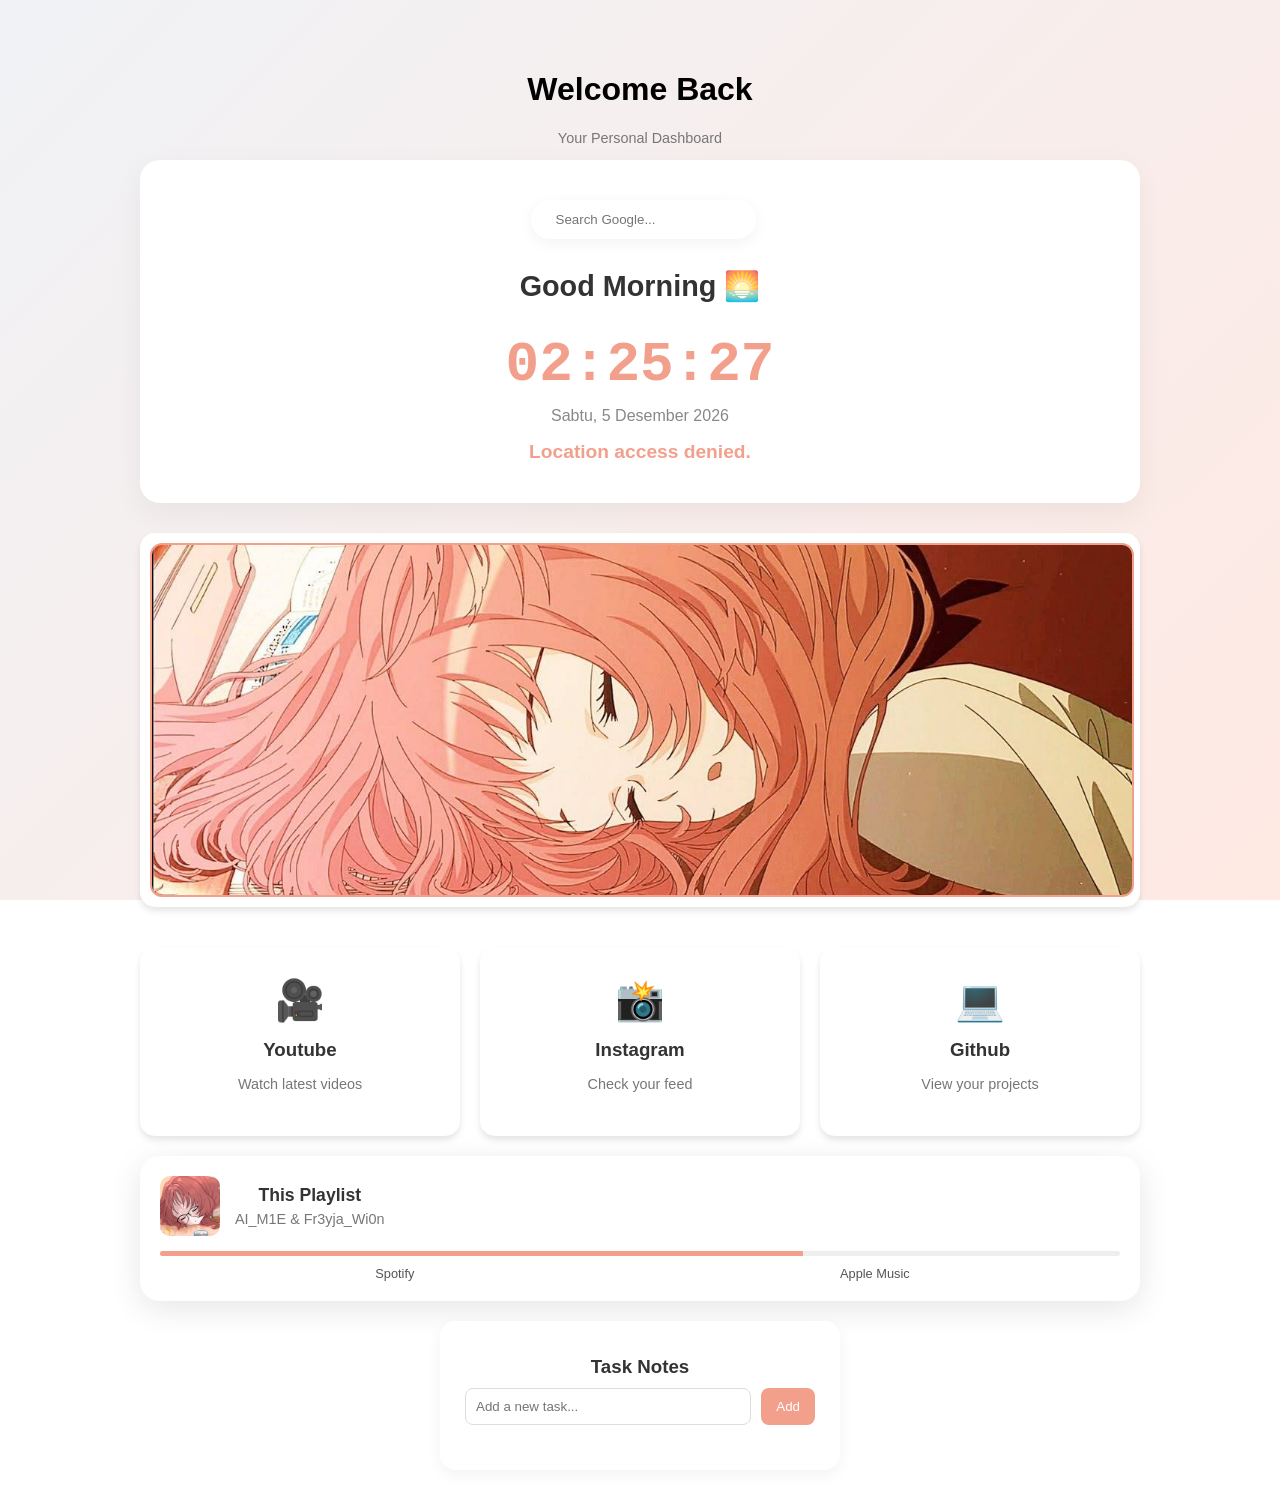
<file: index.html>
<!DOCTYPE html>
<html lang="en">
<head>
    <meta charset="UTF-8">
    <meta name="viewport" content="width=device-width, initial-scale=1.0">
    <title>Main Page</title>
    <link rel="stylesheet" href="style.css">
</head>
<body>
    <div class="main-container">
        <header>
            <h1>Welcome Back</h1>
            <p>Your Personal Dashboard</p>
        </header>

        <div class="welcome-section">
            <div class="search-container">
                <form action="https://www.google.com/search" method="get">
                    <input type="text" name="q" placeholder="Search Google..." class="search-input">
                </form>
            </div>
            <h1 id="greeting">Loading...</h1>
            <div class="clock-container">
                <span id="hours">00</span>:<span id="minutes">00</span>:<span id="seconds">00</span>
            </div>
            <p id="date-display"></p>
            <div id="weatherDisplay" style="font-size: 1.2rem; color: var(--theme-color); font-weight: 600; margin-top: 5px;">
                Loading weather...
            </div>
        </div>

        <div class="widget-card gallery-widget">
            <div class="gallery-preview" id="galleryPreview"></div>
        </div>

        <div class="widget-grid">
            <div class="widget-card" onclick="navigateTo('https://www.youtube.com/')">
                <div class="icon">🎥</div>
                <h3>Youtube</h3>
                <p>Watch latest videos</p>
            </div>

            <div class="widget-card" onclick="navigateTo('https://instagram.com')">
                <div class="icon">📸</div>
                <h3>Instagram</h3>
                <p>Check your feed</p>
            </div>

            <div class="widget-card" onclick="navigateTo('https://github.com')">
                <div class="icon">💻</div>
                <h3>Github</h3>
                <p>View your projects</p>
            </div>
        </div>

        <div class="music-card">
            <div class="music-info">
                <img src="img/ゞ🌺_Ai_Mie.jpg" alt="Album Art" class="album-art">
                <div class="track-details">
                    <h4 class="track-tittle">This Playlist</h4>
                    <p class="track-artist">AI_M1E & Fr3yja_Wi0n</p>
                </div>
            </div>

            <div class="music-controls">
                <div class="progress-bar"><div class="progress"></div></div>
                <div class="platform-links">
                    <a href="https://open.spotify.com/playlist/41ipRWYTDr0CW1Avh4yhOd?si=2X8JO9xjQSa_B0KiXexzhQ" target="_blank" class="music-link">
                        <i class="fab fa-spotify"></i> Spotify
                    </a>
                    <a href="https://music.apple.com/id/playlist/this-playlist/pl.u-qxylEY6s3WkEr99" target="_blank" class="music-link">
                        <i class="fab fa-apple"></i> Apple Music
                    </a>
                </div>
            </div>
        </div>

        <div class="todo-widget">
            <h3>Task Notes</h3>
            <div class="todo-input-group">
                <input type="text" id="todoInput" placeholder="Add a new task...">
                <button id="addBtn">Add</button>
            </div>
            <ul id="todoList">
            </ul>
        </div>
    </div>

    <script src="script.js"></script>
</body>
</html>
</file>
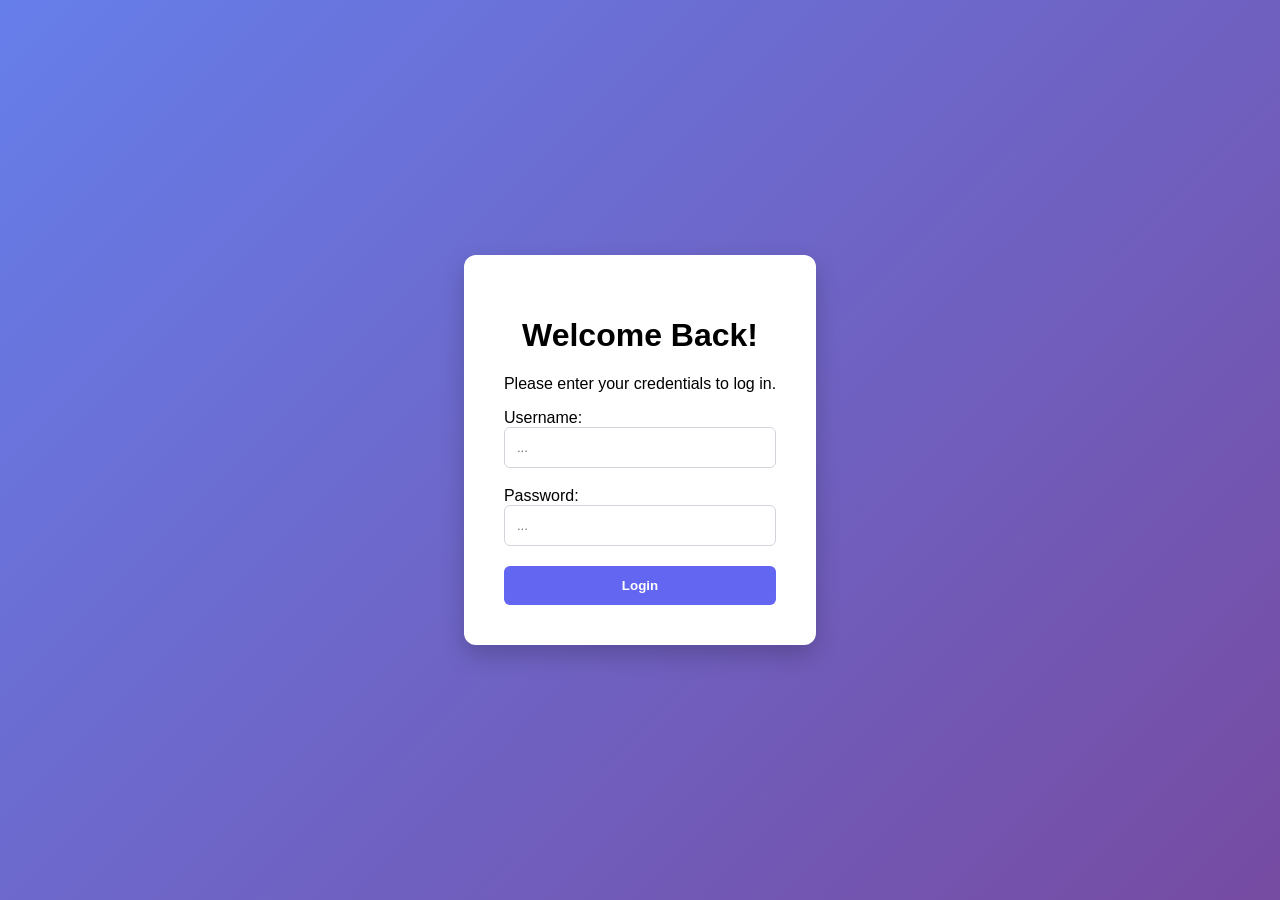
<file: another version/index.html>
<!DOCTYPE html>
<htm lang="en">
<head>
    <meta charset="UTF-8">
    <meta name="viewport" content="width=device-width, initial-scale=1.0">
    <title>Login Page</title>
    <link rel="stylesheet" href="style.css">
</head>
<body>
    
    <div class="login-container">
        <div class="login-box">
            <h1>Welcome Back!</h1>
            <p>Please enter your credentials to log in.</p>
            <form id="loginForm">
                <div class="input-group">
                    <label for="username">Username:</label>
                    <input type="text" id="username" placeholder="..." autocomplete="off">
                </div>

                <div class="input-group">
                    <label for="password">Password:</label>
                    <input type="password" id="password" placeholder="...">
                </div>

                <div id="errorMessage" class="error-msg"></div>

                <button type="submit" id="submitBtn">
                    <span class="btn-text">Login</span>
                    <div class="spinner" id="spinner"></div>
                </button>
            </form>
        </div>
    </div>

    <script src="script.js"></script>
</body>
</html>
</file>
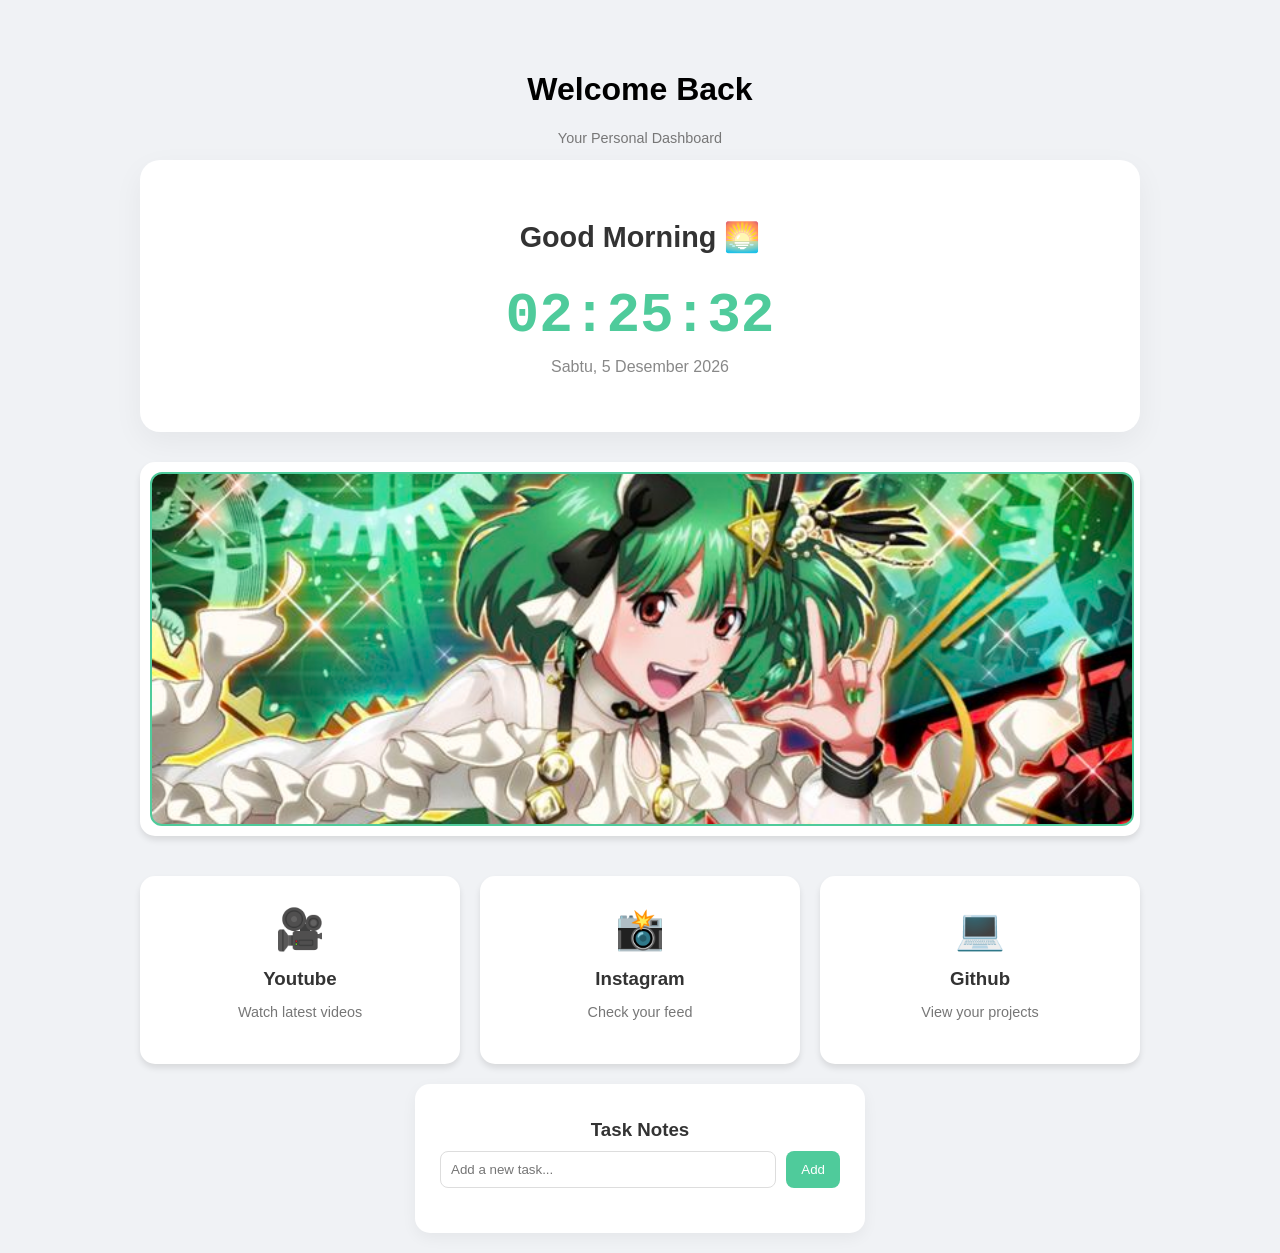
<file: another version/index2.html>
<!DOCTYPE html>
<html lang="en">
<head>
    <meta charset="UTF-8">
    <meta name="viewport" content="width=device-width, initial-scale=1.0">
    <title>Main Page</title>
    <link rel="stylesheet" href="style2.css">
</head>
<body>
    <div class="main-container">
        <header>
            <h1>Welcome Back</h1>
            <p>Your Personal Dashboard</p>
        </header>

        <div class="welcome-section">
            <h1 id="greeting">Loading...</h1>
            <div class="clock-container">
                <span id="hours">00</span>:<span id="minutes">00</span>:<span id="seconds">00</span>
            </div>
            <p id="date-display"></p>
        </div>

        <div class="widget-card gallery-widget">
            <div class="gallery-preview" id="galleryPreview"></div>
        </div>

        <div class="widget-grid">
            <div class="widget-card" onclick="navigateTo('https://www.youtube.com/')">
                <div class="icon">🎥</div>
                <h3>Youtube</h3>
                <p>Watch latest videos</p>
            </div>

            <div class="widget-card" onclick="navigateTo('https://instagram.com')">
                <div class="icon">📸</div>
                <h3>Instagram</h3>
                <p>Check your feed</p>
            </div>

            <div class="widget-card" onclick="navigateTo('https://github.com')">
                <div class="icon">💻</div>
                <h3>Github</h3>
                <p>View your projects</p>
            </div>
        </div>

        <div class="todo-widget">
            <h3>Task Notes</h3>
            <div class="todo-input-group">
                <input type="text" id="todoInput" placeholder="Add a new task...">
                <button id="addBtn">Add</button>
            </div>
            <ul id="todoList">
            </ul>
        </div>
    </div>

    <script src="script2.js"></script>
</body>
</html>
</file>
<file: style.css>
:root {
    --theme-color: #F2A08C;
    --theme-hover-bg: rgba(99, 102, 241, 0.1);
}

body {
    font-family: 'Segoe UI', Tahoma, Geneva, Verdana, sans-serif;
    background: linear-gradient(135deg, #f0f2f5 0%, #ffe9e3 100%);
    margin: 0;
    display: flex;
    justify-content: center;
    padding-top: 50px;
    background-size: cover;
    background-position: center;
    background-attachment: fixed;
    transition: background-image 0.8s ease-in;
}

.main-container {
    width: 90%;
    max-width: 1000px;
    text-align: center;
}

.welcome-section {
    text-align: center;
    padding: 40px 20px;
    background: white;
    border-radius: 20px;
    box-shadow: 0 10px 30px rgba(0, 0, 0, 0.05);
    margin-bottom: 30px;
}

.search-container {
    margin-bottom: 30px;
    width: 100%;
    display: flex;
    justify-content: center;
}

.search-input {
    width: 80%;
    max-width: 500px;
    padding: 12px 25px;
    border-radius: 30px;
    border: none;
    background: rgba(255, 255, 255, 0.8);
    backdrop-filter: blur(10px);
    box-shadow: 0 4px 15px rgba(0, 0, 0, 0.05);
    outline: none;
    transition: all 0.3s ease;
}

.search-input:focus {
    width: 90%;
    background: white;
    box-shadow: 0 4px 20px rgba(0, 0, 0, 0.1);
}

#greeting {
    font-size: 1.8rem;
    color: #333;
    margin-bottom: 30px;
}

.clock-container {
    font-size: 3.5rem;
    font-weight: 800;
    color: var(--theme-color);
    transition: color 0.8s ease;
    font-family: 'Courier New', Courier, monospace;
}

#date-display {
    color: #888;
    font-size: 1rem;
    margin-top: 10px;
}

.widget-grid {
    display: grid;
    grid-template-columns: repeat(auto-fit, minmax(200px, 1fr));
    gap: 20px;
    margin-top: 40px;
}

.widget-card {
    background: white;
    padding: 30px;
    border-radius: 15px;
    box-shadow: 0 4px 6px rgba(0, 0, 0, 0.1);
    cursor: pointer;
    transition: all 0.3s ease;
}

.widget-card:hover {
    transform: translateY(-10px);
    box-shadow: 0 12px 20px rgba(0, 0, 0, 0.15);
    border-bottom: 4px solid var(--theme-color);
}

.icon {
    font-size: 40px;
    margin-bottom: 15px;
}

h3 {
    margin: 10px 0;
    color: #333;
}

p {
    font-size: 0.9rem;
    color: #777;
}

.todo-widget {
    background: white;
    padding: 25px;
    border-radius: 15px;
    box-shadow: 0 5px 15px rgba(0, 0, 0, 0.05);
    max-width: 400px;
    margin: 20px auto;
    box-sizing: border-box;
}

.todo-input-group {
    display: flex;
    gap: 10px;
    margin-bottom: 20px;
    width: 100%;
    box-sizing: border-box;
}

#todoInput {
    flex: 1;
    min-width: 0;
    padding: 10px;
    border: 1px solid #ddd;
    border-radius: 8px;
    box-sizing: border-box;
}

#addBtn {
    background: var(--theme-color);
    transition: background 0.8s ease;
    color: white;
    border: none;
    padding: 10px 15px;
    border-radius: 8px;
    cursor: pointer;
}

.gallery-widget {
    grid-column: 1 / -1;
    padding: 10px ; 
    cursor: default ;
    transform: none ; 
    box-shadow: 0 4px 6px rgba(0, 0, 0, 0.1);
    border-bottom: none;
}

.gallery-preview {
    width: 100%;
    height: 350px;
    background-size: cover;
    background-position: center 50%;
    border-radius: 12px;
    transition: 0.8s ease-in-out;
    border: 2px solid var(--theme-color);
}

.music-card {
    background: white;
    padding: 20px;
    border-radius: 20px;
    display: flex;
    flex-direction: column;
    gap: 15px;
    box-shadow: 0 8px 32px rgba(0, 0, 0, 0.1);
    margin-top: 20px;
}

.music-info {
    display: flex;
    align-items: center;
    gap: 15px;
}

.album-art {
    width: 60px;
    height: 60px;
    border-radius: 10px;
    object-fit: cover;
    animation: rotate 10s linear infinite;
}

@keyframes rotate {
    from {
        transform: rotate(0deg);
    }
    to {
        transform: rotate(360deg)
    }
}

.track-tittle {
    margin: 0;
    font-size: 1.1rem;
    color: #333;
}

.track-artist {
    margin: 5px 0 0;
    font-size: 0.9rem;
    color: #777;
}

.progress-bar {
    width: 100%;
    height: 5px;
    background: #eee;
    border-radius: 5px;
    overflow: hidden;
}

.progress {
    width: 67%;
    height: 100%;
    background: var(--theme-color);
}

.platform-links {
    display: flex;
    justify-content: space-around;
    margin-top: 10px;
}

.music-link {
    text-decoration: none;
    font-size: 0.8rem;
    color: #555;
    display: flex;
    align-items: center;
    gap: 5px;
    transition: color 0.3s;
}

.music-link:hover {
    color: var(--theme-color);
}

ul {
    list-style: none;
    padding: 0;
    text-align: left;
}

li {
    display: flex;
    padding: 12px 15px;
    border-bottom: 1px solid #eee;
    background-color: #f8f9fa;
    align-items: center;
    margin-bottom: 8px;
    border-radius: 8px;
    justify-content: space-between;
    cursor: pointer;
    transition: background 0.2s;
}

li.completed {
    text-decoration: line-through;
    color: #bbb;
}

li:hover {
    background: #f9f9f9;
    background-color: #f1f3f5;
}

.delete-btn {
    color: #ffb4b4;
    font-size: 1.4rem;
    font-weight: bold;
    padding: 5px;
    width: 30px;
    height: 30px;
    display: flex;
    border-radius: 50%;
    border: none;
    align-items: center;
    justify-content: center;
    cursor: pointer;
    transition: all 0.2s ease;
}

.delete-btn:hover {
    color: #ff4d4d;
    background-color: rgba(255, 77, 77, 0.1);
    transform: scale(1.2);
}
</file>
<file: another version/style.css>
:root {
    --primary-color: #6366f1;
    --bg-gradient: linear-gradient(135deg, #667eea 0%, #764ba2 100%);
}

* {
    box-sizing: border-box;
}

body {
    font-family: 'inter', sans-serif;
    background: var(--bg-gradient);
    height: 100vh;
    display: flex;
    align-items: center;
    justify-content: center;
    margin: 0;
}

.login-box {
    background: white;
    padding: 2.5rem;
    border-radius: 12px;
    box-shadow: 0 10px 25px rgba(0, 0, 0, 0.2);
    width: 100%;
    max-width: 400px;
    text-align: center;
}

.input-group {
    width: 100%;
    text-align: left;
    margin-bottom: 1.2rem;
}

input {
    width: 100%;
    padding: 12px;
    border: 1px solid #d1d5db;
    border-radius: 6px;
    transition: border-color 0.3s;
}

input:focus {
    border-color: var(--primary-color);
    outline: none;
    box-shadow: 0 0 0 3px rgba(99, 102, 241, 0.3);
}

button {
    width: 100%;
    padding: 12px;
    background: var(--primary-color);
    color: white;
    border: none;
    border-radius: 6px;
    font-weight: 600;
    cursor: pointer;
    transition: transform 0.2s, box-shadow 0.3s;
}

button:hover {
    background: #4f46e5;
}
button:active {
    transform: scale(0.98);
}

input, button {
    width: 100%;
    display: block;
}

.error-message {
    color: #ef4444;
    margin-bottom: 1rem;
    font-size: 0.9rem;
    display: none;
}

.shake-animation {
    animation: shake 0.3s, ease-in-out;
}

@keyframes shake {
    0%, 100% {
        transform: translateX(0);
    }
    25% {
        transform: translateX(-10px);
    }
    75% {
        transform: translateX(10px);
    }

}
</file>
<file: another version/style2.css>
:root {
    --theme-color: #6366f1;
    --theme-hover-bg: rgba(99, 102, 241, 0.1);
}

body {
    font-family: 'Segoe UI', Tahoma, Geneva, Verdana, sans-serif;
    background-color: #f0f2f5;
    margin: 0;
    display: flex;
    justify-content: center;
    padding-top: 50px;
    background-size: cover;
    background-position: center;
    background-attachment: fixed;
    transition: background-image 0.8s ease-in-out;
}

.main-container {
    width: 90%;
    max-width: 1000px;
    text-align: center;
}

.welcome-section {
    text-align: center;
    padding: 40px 20px;
    background: white;
    border-radius: 20px;
    box-shadow: 0 10px 30px rgba(0, 0, 0, 0.05);
    margin-bottom: 30px;
}

#greeting {
    font-size: 1.8rem;
    color: #333;
    margin-bottom: 30px;
}

.clock-container {
    font-size: 3.5rem;
    font-weight: 800;
    color: var(--theme-color);
    transition: color 0.8s ease;
    font-family: 'Courier New', Courier, monospace;
}

#date-display {
    color: #888;
    font-size: 1rem;
    margin-top: 10px;
}

.widget-grid {
    display: grid;
    grid-template-columns: repeat(auto-fit, minmax(200px, 1fr));
    gap: 20px;
    margin-top: 40px;
}

.widget-card {
    background: white;
    padding: 30px;
    border-radius: 15px;
    box-shadow: 0 4px 6px rgba(0, 0, 0, 0.1);
    cursor: pointer;
    transition: all 0.3s ease;
}

.widget-card:hover {
    transform: translateY(-10px);
    box-shadow: 0 12px 20px rgba(0, 0, 0, 0.15);
    border-bottom: 4px solid var(--theme-color);
    background: var(--theme-hover-bg);
}

.icon {
    font-size: 40px;
    margin-bottom: 15px;
}

h3 {
    margin: 10px 0;
    color: #333;
}

p {
    font-size: 0.9rem;
    color: #777;
}

.todo-widget {
    background: white;
    padding: 25px;
    border-radius: 15px;
    box-shadow: 0 5px 15px rgba(0, 0, 0, 0.05);
    max-width: 400px;
    margin: 20px auto;
}

.todo-input-group {
    display: flex;
    gap: 10px;
    margin-bottom: 20px;
}

#todoInput {
    flex: 1;
    padding: 10px;
    border: 1px solid #ddd;
    border-radius: 8px;
}

#addBtn {
    background: var(--theme-color);
    transition: background 0.8s ease;
    color: white;
    border: none;
    padding: 10px 15px;
    border-radius: 8px;
    cursor: pointer;
}

.gallery-widget {
    grid-column: 1 / -1;
    padding: 10px ; 
    cursor: default ;
    transform: none ; 
    box-shadow: 0 4px 6px rgba(0, 0, 0, 0.1);
    border-bottom: none;
}

.gallery-preview {
    width: 100%;
    height: 350px;
    background-size: cover;
    background-position: center 25%;
    border-radius: 12px;
    transition: 0.8s ease-in-out;
    border: 2px solid var(--theme-color);
}

ul {
    list-style: none;
    padding: 0;
    text-align: left;
}

li {
    display: flex;
    padding: 12px 15px;
    border-bottom: 1px solid #eee;
    background-color: #f8f9fa;
    align-items: center;
    margin-bottom: 8px;
    border-radius: 8px;
    justify-content: space-between;
    cursor: pointer;
    transition: background 0.2s;
}

li.completed {
    text-decoration: line-through;
    color: #bbb;
}

li:hover {
    background: #f9f9f9;
    background-color: #f1f3f5;
}

.delete-btn {
    color: #ffb4b4;
    font-size: 1.4rem;
    font-weight: bold;
    padding: 5px;
    width: 30px;
    height: 30px;
    display: flex;
    border-radius: 50%;
    border: none;
    align-items: center;
    justify-content: center;
    cursor: pointer;
    transition: all 0.2s ease;
}

.delete-btn:hover {
    color: #ff4d4d;
    background-color: rgba(255, 77, 77, 0.1);
    transform: scale(1.2);
}
</file>
